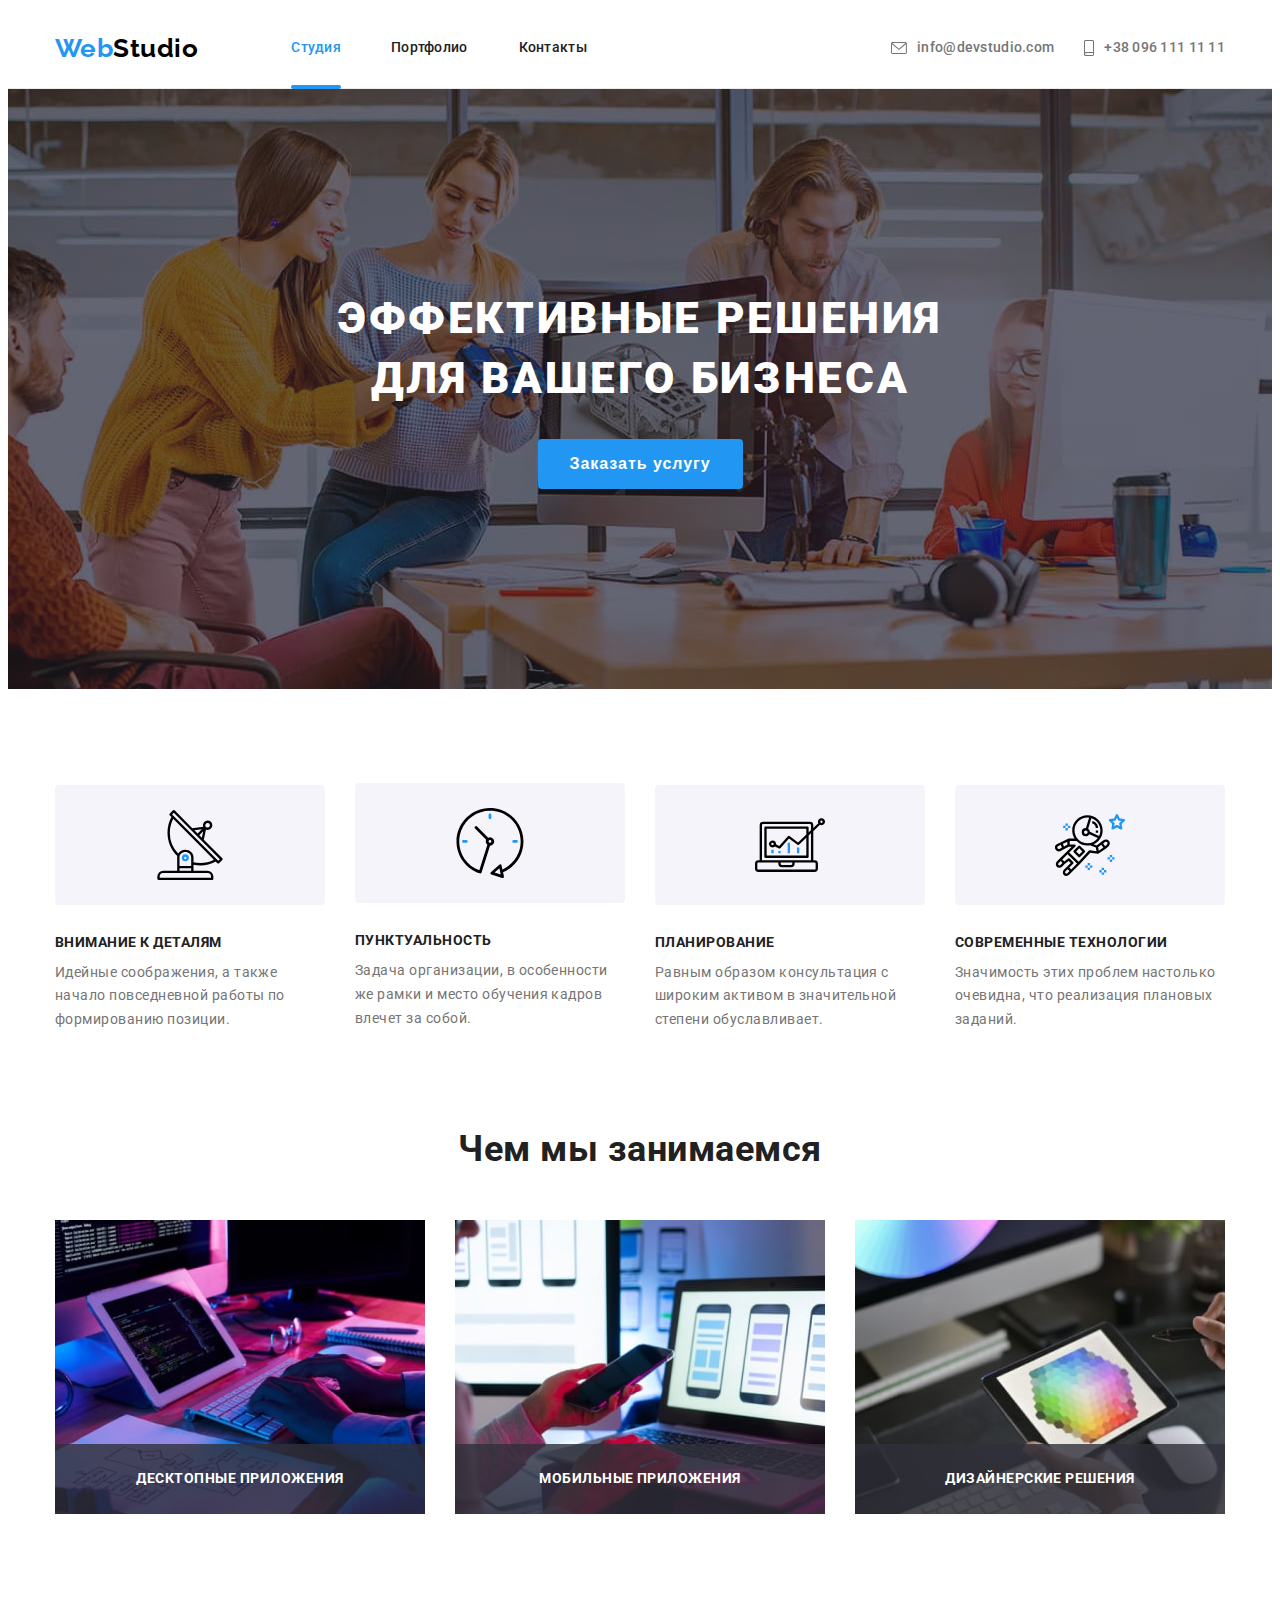
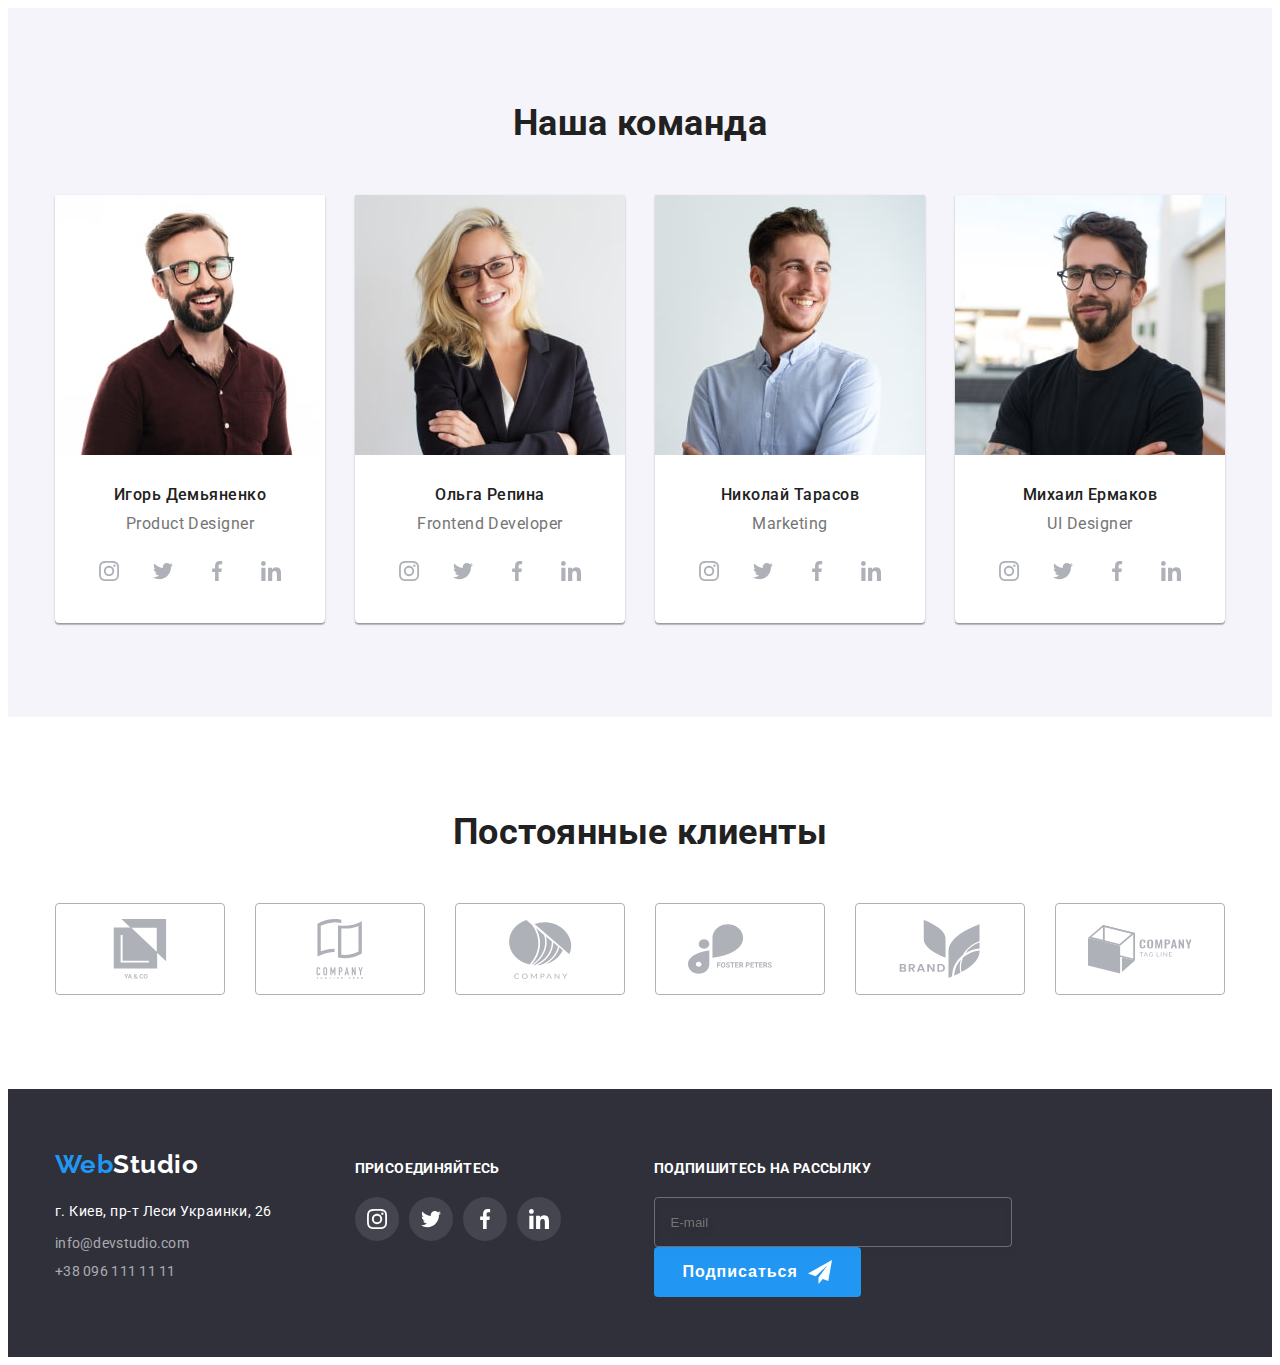
<file: index.html>
<!DOCTYPE html>
<html lang="ru">
  <head>
    <meta charset="UTF-8" />
    <meta http-equiv="X-UA-Compatible" content="IE=edge" />
    <meta name="viewport" content="width=device-width, initial-scale=1.0" />
    <title>Вебстудия</title>
    <link rel="preconnect" href="https://fonts.googleapis.com" />
    <link rel="preconnect" href="https://fonts.gstatic.com" crossorigin />
    <link rel="preconnect" href="https://fonts.googleapis.com" />
    <link rel="preconnect" href="https://fonts.gstatic.com" crossorigin />
    <link
      href="https://fonts.googleapis.com/css2?family=Raleway:wght@700&family=Roboto:wght@400;500;700;900&display=swap"
      rel="stylesheet"
    />
    <link
      rel="stylesheet"
      href="https://cdnjs.cloudflare.com/ajax/libs/modern-normalize/1.1.0/modern-normalize.min.css"
      integrity="sha512-wpPYUAdjBVSE4KJnH1VR1HeZfpl1ub8YT/NKx4PuQ5NmX2tKuGu6U/JRp5y+Y8XG2tV+wKQpNHVUX03MfMFn9Q=="
      crossorigin="anonymous"
      referrerpolicy="no-referrer"
    />
    <link rel="stylesheet" href="./css/main.min.css" />
  </head>
  <body>
    <!-- HEADER -->

    <header class="header">
      <div class="container main-nav">
        <nav class="main-nav">
          <a href="./index.html" class="logo"><span class="logo__part">Web</span>Studio</a>
          <button type="button" class="menu-button" data-menu-open>
            <svg class="icon-menu">
              <use href="./images/icon.svg#icon-menu"></use>
            </svg>
          </button>
          <ul class="site-nav">
            <li class="site-nav__item">
              <a href="./index.html" class="site-nav__link site-nav__link--current">Студия</a>
            </li>
            <li class="site-nav__item">
              <a href="./portfolio.html" class="site-nav__link">Портфолио</a>
            </li>
            <li class="site-nav__item"><a href="" class="site-nav__link">Контакты</a></li>
          </ul>
        </nav>
        <ul class="auth-nav">
          <li class="auth-nav__item">
            <a href="mailto:info@devstudio.com" class="auth-nav__link">
              <svg class="auth-nav__mail" width="16" height="12px">
                <use href="./images/icon.svg#icon-mail"></use>
              </svg>
              info@devstudio.com
            </a>
          </li>
          <li class="auth-nav__item auth-nav__item--indent">
            <a href="tel:+380961111111" class="auth-nav__link"
              ><svg class="auth-nav__phone" width="10" height="16px">
                <use href="./images/icon.svg#icon-phone"></use>
              </svg>
              +38 096 111 11 11
            </a>
          </li>
        </ul>
      </div>
    </header>
    <main>
      <!-- HERO -->

      <section class="hero hero--overlay">
        <div class="container">
          <h1 class="hero__title">Эффективные решения для вашего бизнеса</h1>
          <button type="button" class="hero__button" data-modal-open>Заказать услугу</button>
        </div>
      </section>

      <!-- SECTION -->

      <section class="section section--no-padding">
        <div class="container">
          <h2 class="visually-hidden">Нашы приемущества</h2>

          <!-- FEATURES -->

          <ul class="features-list">
            <li class="features-list__item features-list__item--indent">
              <div class="features-list__icon">
                <svg width="70" height="70">
                  <use href="./images/icon.svg#icon-antenna"></use>
                </svg>
              </div>
              <h3 class="features-list__title">Внимание к деталям</h3>
              <p class="features-list__description">
                Идейные соображения, а также начало повседневной работы по формированию позиции.
              </p>
            </li>
            <li class="features-list__item features-list__item--indent">
              <div class="features-list__icon">
                <svg width="70" height="70">
                  <use href="./images/icon.svg#icon-clock"></use>
                </svg>
              </div>
              <h3 class="features-list__title">Пунктуальность</h3>
              <p class="features-list__description">
                Задача организации, в особенности же рамки и место обучения кадров влечет за собой.
              </p>
            </li>
            <li class="features-list__item features-list__item--indent">
              <div class="features-list__icon">
                <svg width="70" height="70">
                  <use href="./images/icon.svg#icon-diagram"></use>
                </svg>
              </div>
              <h3 class="features-list__title">Планирование</h3>
              <p class="features-list__description">
                Равным образом консультация с широким активом в значительной степени обуславливает.
              </p>
            </li>
            <li class="features-list__item features-list__item--indent">
              <div class="features-list__icon">
                <svg width="70" height="70">
                  <use href="./images/icon.svg#icon-astronaut"></use>
                </svg>
              </div>
              <h3 class="features-list__title">Современные технологии</h3>
              <p class="features-list__description">
                Значимость этих проблем настолько очевидна, что реализация плановых заданий.
              </p>
            </li>
          </ul>
        </div>
      </section>

      <!-- WORK -->

      <section class="section section-work">
        <div class="container">
          <h2 class="section-title section-title--indent">Чем мы занимаемся</h2>
          <ul class="work">
            <li class="work__item">
              <picture>
                <source
                  srcset="./images/work/work1.jpg 1x, ./images/work/work1x2.jpg 2x"
                  media="(min-width: 1200px)"
                />
                <img class="work__img" src="./images/work/work1.jpg" alt="Десктопные приложения" />
              </picture>

              <p class="work__label">Десктопные приложения</p>
            </li>
            <li class="work__item work__item--indent">
              <picture>
                <source
                  srcset="./images/work/work2.jpg 1x, ./images/work/work2x2.jpg 2x"
                  media="(min-width: 1200px)"
                />
                <img class="work__img" src="./images/work/work2.jpg" alt="Мобильные приложения" />
              </picture>
              <p class="work__label">Мобильные приложения</p>
            </li>
            <li class="work__item work__item--indent">
              <picture>
                <source
                  srcset="./images/work/work3.jpg 1x, ./images/work/work3x2.jpg 2x"
                  media="(min-width: 1200px)"
                />
                <img class="work__img" src="./images/work/work3.jpg" alt="Дизайнерские решения" />
              </picture>

              <p class="work__label">Дизайнерские решения</p>
            </li>
          </ul>
        </div>
      </section>

      <!-- TEAM -->

      <section class="section section--background-color">
        <div class="container">
          <h2 class="section-title">Наша команда</h2>
          <ul class="card-list">
            <li class="card">
              <picture>
                <source
                  srcset="
                    ./images/team/l/product_designer1x1l.jpg 1x,
                    ./images/team/l/product_designer1x2l.jpg 2x
                  "
                  media="(min-width: 1200px)"
                />
                <source
                  srcset="
                    ./images/team/m/product_designer1x1m.jpg 1x,
                    ./images/team/m/product_designer1x2m.jpg 2x
                  "
                  media="(min-width: 768px)"
                />
                <source
                  srcset="
                    ./images/team/s/product_designer1x1s.jpg 1x,
                    ./images/team/s/product_designer1x2s.jpg 2x
                  "
                  media="(max-width: 767px)"
                />

                <img
                  class="card-img"
                  src="./images/team/product_designer1.jpg"
                  alt="Игорь Демьяненко"
                />
              </picture>
              <div class="card__description">
                <h3 class="card__name">Игорь Демьяненко</h3>
                <p lang="en" class="card__profession">Product Designer</p>
                <ul class="social">
                  <li>
                    <a href="https://www.instagram.com/" class="social__button">
                      <svg width="20" height="20">
                        <use href="./images/icon.svg#icon-instagram"></use>
                      </svg>
                    </a>
                  </li>
                  <li>
                    <a href="https://twitter.com/" class="social__button">
                      <svg width="20" height="20">
                        <use href="./images/icon.svg#icon-twitter"></use>
                      </svg>
                    </a>
                  </li>
                  <li>
                    <a href="https://www.facebook.com/" class="social__button">
                      <svg width="20" height="20">
                        <use href="./images/icon.svg#icon-facebook"></use>
                      </svg>
                    </a>
                  </li>
                  <li>
                    <a
                      href="https://www.linkedin.com/"
                      class="social__button social__button--indent"
                    >
                      <svg width="20" height="20">
                        <use href="./images/icon.svg#icon-linkedin"></use>
                      </svg>
                    </a>
                  </li>
                </ul>
              </div>
            </li>
            <li class="card">
              <picture>
                <source
                  srcset="
                    ./images/team/l/frontend_developer2x1l.jpg 1x,
                    ./images/team/l/frontend_developer2x2l.jpg 2x
                  "
                  media="(min-width: 1200px)"
                />
                <source
                  srcset="
                    ./images/team/m/frontend_developer2x1m.jpg 1x,
                    ./images/team/m/frontend_developer2x2m.jpg 2x
                  "
                  media="(min-width: 768px)"
                />
                <source
                  srcset="
                    ./images/team/s/frontend_developer2x1s.jpg 1x,
                    ./images/team/s/frontend_developer2x2s.jpg 2x
                  "
                  media="(max-width: 767px)"
                />

                <img
                  class="card-img"
                  src="./images/team/frontend_developer2.jpg"
                  alt="Ольга Репина"
                />
              </picture>

              <div class="card__description">
                <h3 class="card__name">Ольга Репина</h3>
                <p lang="en" class="card__profession">Frontend Developer</p>
                <ul class="social">
                  <li>
                    <a href="https://www.instagram.com/" class="social__button">
                      <svg width="20" height="20">
                        <use href="./images/icon.svg#icon-instagram"></use>
                      </svg>
                    </a>
                  </li>
                  <li>
                    <a href="https://twitter.com/" class="social__button">
                      <svg width="20" height="20">
                        <use href="./images/icon.svg#icon-twitter"></use>
                      </svg>
                    </a>
                  </li>
                  <li>
                    <a href="https://www.facebook.com/" class="social__button">
                      <svg width="20" height="20">
                        <use href="./images/icon.svg#icon-facebook"></use>
                      </svg>
                    </a>
                  </li>
                  <li>
                    <a
                      href="https://www.linkedin.com/"
                      class="social__button social__button--indent"
                    >
                      <svg width="20" height="20">
                        <use href="./images/icon.svg#icon-linkedin"></use>
                      </svg>
                    </a>
                  </li>
                </ul>
              </div>
            </li>
            <li class="card">
              <picture>
                <source
                  srcset="
                    ./images/team/l/marketing3x1l.jpg 1x,
                    ./images/team/l/marketing3x2l.jpg 2x
                  "
                  media="(min-width: 1200px)"
                />
                <source
                  srcset="
                    ./images/team/m/marketing3x1m.jpg 1x,
                    ./images/team/m/marketing3x2m.jpg 2x
                  "
                  media="(min-width: 768px)"
                />
                <source
                  srcset="
                    ./images/team/s/marketing3x1s.jpg 1x,
                    ./images/team/s/marketing3x2s.jpg 2x
                  "
                  media="(max-width: 767px)"
                />

                <img class="card-img" src="./images/team/marketing3.jpg" alt="Николай Тарасов" />
              </picture>
              <div class="card__description">
                <h3 class="card__name">Николай Тарасов</h3>
                <p lang="en" class="card__profession">Marketing</p>
                <ul class="social">
                  <li>
                    <a href="https://www.instagram.com/" class="social__button">
                      <svg width="20" height="20">
                        <use href="./images/icon.svg#icon-instagram"></use>
                      </svg>
                    </a>
                  </li>
                  <li>
                    <a href="https://twitter.com/" class="social__button">
                      <svg width="20" height="20">
                        <use href="./images/icon.svg#icon-twitter"></use>
                      </svg>
                    </a>
                  </li>
                  <li>
                    <a href="https://www.facebook.com/" class="social__button">
                      <svg width="20" height="20">
                        <use href="./images/icon.svg#icon-facebook"></use>
                      </svg>
                    </a>
                  </li>
                  <li>
                    <a
                      href="https://www.linkedin.com/"
                      class="social__button social__button--indent"
                    >
                      <svg width="20" height="20">
                        <use href="./images/icon.svg#icon-linkedin"></use>
                      </svg>
                    </a>
                  </li>
                </ul>
              </div>
            </li>
            <li class="card card--indent">
              <picture>
                <source
                  srcset="
                    ./images/team/l/ui_designer4x1l.jpg 1x,
                    ./images/team/l/ui_designer4x2l.jpg 2x
                  "
                  media="(min-width: 1200px)"
                />
                <source
                  srcset="
                    ./images/team/m/ui_designer4x1m.jpg 1x,
                    ./images/team/m/ui_designer4x2m.jpg 2x
                  "
                  media="(min-width: 768px)"
                />
                <source
                  srcset="
                    ./images/team/s/ui_designer4x1s.jpg 1x,
                    ./images/team/s/ui_designer4x2s.jpg 2x
                  "
                  media="(max-width: 767px)"
                />

                <img class="card-img" src="./images/team/ui_designer4.jpg" alt="Михаил Ермаков" />
              </picture>

              <div class="card__description">
                <h3 class="card__name">Михаил Ермаков</h3>
                <p lang="en" class="card__profession">UI Designer</p>
                <ul class="social">
                  <li>
                    <a href="https://www.instagram.com/" class="social__button">
                      <svg width="20" height="20">
                        <use href="./images/icon.svg#icon-instagram"></use>
                      </svg>
                    </a>
                  </li>
                  <li>
                    <a href="https://twitter.com/" class="social__button">
                      <svg width="20" height="20">
                        <use href="./images/icon.svg#icon-twitter"></use>
                      </svg>
                    </a>
                  </li>
                  <li>
                    <a href="https://www.facebook.com/" class="social__button">
                      <svg width="20" height="20">
                        <use href="./images/icon.svg#icon-facebook"></use>
                      </svg>
                    </a>
                  </li>
                  <li>
                    <a
                      href="https://www.linkedin.com/"
                      class="social__button social__button--indent"
                    >
                      <svg width="20" height="20">
                        <use href="./images/icon.svg#icon-linkedin"></use>
                      </svg>
                    </a>
                  </li>
                </ul>
              </div>
            </li>
          </ul>
        </div>
      </section>

      <!-- CLIENTS -->

      <section class="section">
        <div class="container">
          <h2 class="section-title">Постоянные клиенты</h2>
          <ul class="clients list">
            <li class="clients__link">
              <a href="" class="clients__item">
                <svg width="106" height="60">
                  <use href="./images/icon.svg#icon-client-one"></use>
                </svg>
              </a>
            </li>
            <li class="clients__link">
              <a href="" class="clients__item">
                <svg width="106" height="60">
                  <use href="./images/icon.svg#icon-client-two"></use>
                </svg>
              </a>
            </li>
            <li class="clients__link">
              <a href="" class="clients__item">
                <svg width="106" height="60">
                  <use href="./images/icon.svg#icon-client-three"></use>
                </svg>
              </a>
            </li>
            <li class="clients__link">
              <a href="" class="clients__item">
                <svg width="106" height="60">
                  <use href="./images/icon.svg#icon-client-four"></use>
                </svg>
              </a>
            </li>
            <li class="clients__link">
              <a href="" class="clients__item">
                <svg width="106" height="60">
                  <use href="./images/icon.svg#icon-client-five"></use>
                </svg>
              </a>
            </li>
            <li class="clients__link clients__link--indent">
              <a href="" class="clients__item">
                <svg width="106" height="60">
                  <use href="./images/icon.svg#icon-client-six"></use>
                </svg>
              </a>
            </li>
          </ul>
        </div>
      </section>
    </main>

    <!-- FOOTER -->

    <footer class="footer">
      <div class="container container--footer">
        <!-- ADDRESS -->

        <div class="footer-adress">
          <a href="./index.html" class="logo"
            ><span class="logo__part">Web</span><span class="logo-footer">Studio</span></a
          >
          <address class="address">
            <p class="address__physical">г. Киев, пр-т Леси Украинки, 26</p>
            <ul class="contact">
              <li class="contact__mail">
                <a href="mailto:info@devstudio.com" class="contact__link">info@devstudio.com</a>
              </li>
              <li><a href="tel:+380961111111" class="contact__link">+38 096 111 11 11</a></li>
            </ul>
          </address>
        </div>

        <!-- FOOTER-SOCIAL -->

        <div class="footer-social">
          <p class="connect">присоединяйтесь</p>
          <ul class="social social--indent">
            <li class="social__item social__item--indent">
              <a href="https://www.instagram.com/" class="social__button social__button--footer">
                <svg width="20" height="20">
                  <use href="./images/icon.svg#icon-instagram"></use>
                </svg>
              </a>
            </li>
            <li class="social__item">
              <a href="https://twitter.com/" class="social__button social__button--footer">
                <svg width="20" height="20">
                  <use href="./images/icon.svg#icon-twitter"></use>
                </svg>
              </a>
            </li>
            <li class="social__item">
              <a href="https://www.facebook.com/" class="social__button social__button--footer">
                <svg width="20" height="20">
                  <use href="./images/icon.svg#icon-facebook"></use>
                </svg>
              </a>
            </li>
            <li class="social__item">
              <a href="https://www.linkedin.com/" class="social__button social__button--footer">
                <svg width="20" height="20">
                  <use href="./images/icon.svg#icon-linkedin"></use>
                </svg>
              </a>
            </li>
          </ul>
        </div>

        <!-- FOOTER-CONNECT-FORM -->

        <form class="connect-form">
          <b class="connect">Подпишитесь на рассылку</b>
          <div class="form-footer">
            <input
              class="form-footer__input"
              type="email"
              name="email"
              required
              placeholder="E-mail"
              autocomplete="email"
            />
            <button class="form-footer__btn" type="submit">
              Подписаться
              <svg class="form-footer__icon" width="24" height="24">
                <use href="./images/icon.svg#icon-send"></use>
              </svg>
            </button>
          </div>
        </form>
      </div>
    </footer>

    <!-- BACKDROP+MODAL -->

    <div class="backdrop is-hidden" data-modal>
      <div class="modal">
        <button class="modal__close" data-modal-close>
          <svg width="18" height="18">
            <use href="./images/icon.svg#icon-close"></use>
          </svg>
        </button>

        <!-- MODAL WINDOV FORM -->

        <form class="modal-form">
          <h2 class="modal-form__title">Оставьте свои данные, мы вам перезвоним</h2>
          <div class="form-field">
            <input
              class="form-field__input"
              type="text"
              name="name"
              id="name"
              autofocus
              autocomplete="name"
            />
            <label class="form-field__label" for="name">Имя</label>
            <svg width="18" height="18">
              <use href="./images/icon.svg#icon-person"></use>
            </svg>
          </div>
          <div class="form-field">
            <input class="form-field__input" type="tel" name="tel" id="tel" autocomplete="tel" />
            <label class="form-field__label" for="tel">Телефон</label>
            <svg width="18" height="18">
              <use href="./images/icon.svg#icon-phone-modal"></use>
            </svg>
          </div>
          <div class="form-field">
            <input
              class="form-field__input"
              type="email"
              name="email"
              required
              id="mail"
              autocomplete="email"
            />
            <label class="form-field__label" for="mail">Почта</label>
            <svg width="18" height="18">
              <use href="./images/icon.svg#icon-mail-modal"></use>
            </svg>
          </div>

          <div class="form-textarea">
            <textarea
              class="form-textarea__comment"
              autocomplete="off"
              name="comment"
              id="comment"
              placeholder="Введите текст"
            ></textarea>
            <label class="form-textarea__label" for="comment">Комментарий</label>
          </div>

          <div class="form-submit">
            <label class="form-submit__label">
              <input class="form-submit__checkbox" type="checkbox" name="policy" />
              <svg class="form-submit__check" width="16" height="15">
                <use href="./images/icon.svg#icon-check"></use>
              </svg>
              <svg class="form-submit__box" width="16" height="15">
                <use href="./images/icon.svg#icon-check-box"></use>
              </svg>
              <span
                >Соглашаюсь с рассылкой и принимаю<a
                  class="form-submit__policy"
                  href="./"
                  target="_blank"
                  >Условия договора</a
                >
              </span>
            </label>

            <button class="form-submit__btn" type="submit">
              <span class="form-submit__text">Отправить</span>
            </button>
          </div>
        </form>
      </div>
    </div>

    <!-- MOBILE-MENU -->

    <div class="backdrop-menu backdrop-menu--is-hidden" data-menu>
      <div class="menu-container">
        <ul class="menu__nav-list list">
          <li class="menu__nav-item">
            <a class="menu__nav-link menu__nav-link--current" href="./index.html">Студия</a>
          </li>
          <li class="menu__nav-item">
            <a class="menu__nav-link" href="./portfolio.html">Портфолио</a>
          </li>
          <li class="menu__nav-item">
            <a class="menu__nav-link" href="">Контакты</a>
          </li>
        </ul>
        <div class="menu_secon-container">
          <ul class="menu__header-contacts list">
            <li class="menu__contacts-item">
              <a class="menu__contact-link menu__contact-link--blue" href="tel:380961111111">
                +38 096 111 11 11</a
              >
            </li>
            <li class="menu__contacts-item">
              <a
                class="menu__contact-link menu__contact-link--dark"
                href="mailto:info@devstudio.com"
              >
                info@devstudio.com</a
              >
            </li>
          </ul>
          <ul class="menu__social-list list">
            <li class="menu__social-item">
              <a class="menu__social-link" href="" lang="en">Instagram</a>
            </li>
            <li class="menu__social-item">
              <a class="menu__social-link" href="" lang="en">Twitter</a>
            </li>
            <li class="menu__social-item">
              <a class="menu__social-link" href="" lang="en">Facebook</a>
            </li>
            <li class="menu__social-item">
              <a class="menu__social-link" href="" lang="en">LinkedIn</a>
            </li>
          </ul>
        </div>
        <button type="button" class="menu__button-close" data-menu-close>
          <svg class="icon-cross">
            <use href="./images/icon.svg#icon-close-menu"></use>
          </svg>
        </button>
      </div>
    </div>

    <!-- SCRIPT -->

    <script src="./js/modal.js"></script>
    <script src="./js/mobile-menu.js"></script>
  </body>
</html>
</file>
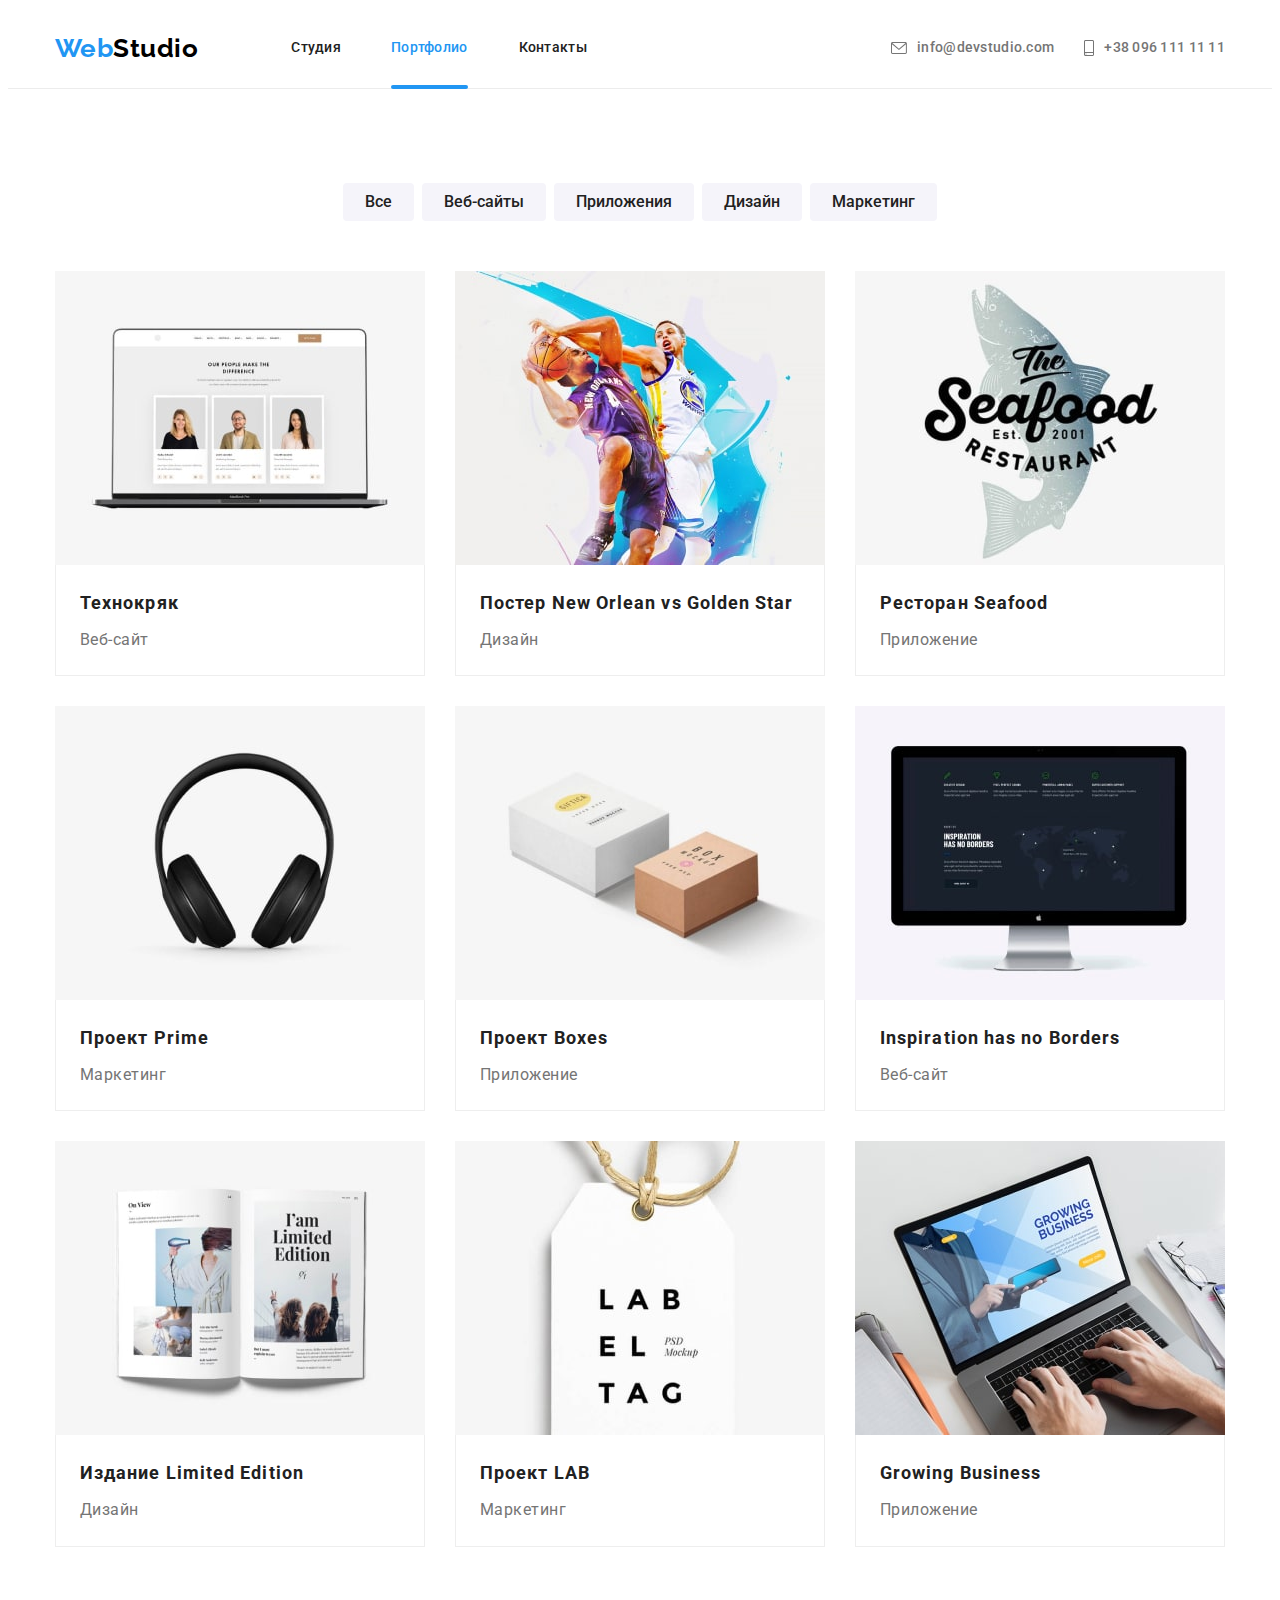
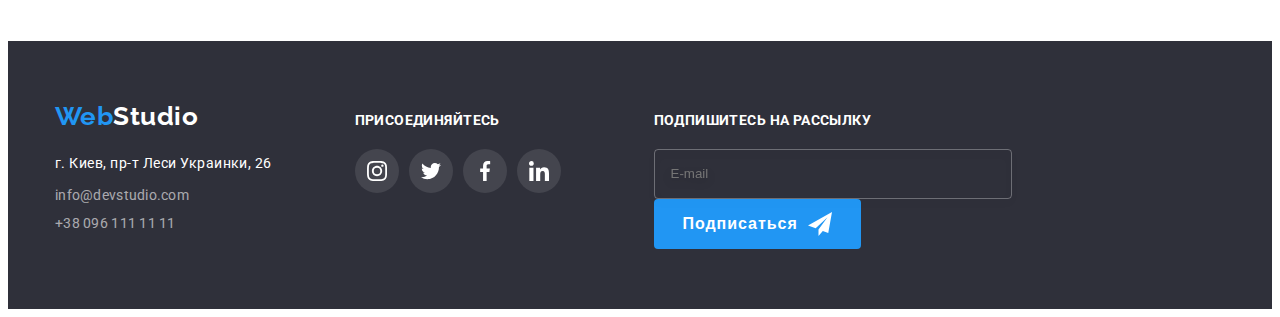
<file: portfolio.html>
<!DOCTYPE html>
<html lang="ru">
  <head>
    <meta charset="UTF-8" />
    <meta http-equiv="X-UA-Compatible" content="IE=edge" />
    <meta name="viewport" content="width=device-width, initial-scale=1.0" />
    <title>Портфолио</title>
    <link rel="preconnect" href="https://fonts.googleapis.com" />
    <link rel="preconnect" href="https://fonts.gstatic.com" crossorigin />
    <link
      href="https://fonts.googleapis.com/css2?family=Raleway:wght@700&family=Roboto:wght@100;400;500;700;900&display=swap"
      rel="stylesheet"
    />
    <link
      rel="stylesheet"
      href="https://cdnjs.cloudflare.com/ajax/libs/modern-normalize/1.1.0/modern-normalize.min.css"
      integrity="sha512-wpPYUAdjBVSE4KJnH1VR1HeZfpl1ub8YT/NKx4PuQ5NmX2tKuGu6U/JRp5y+Y8XG2tV+wKQpNHVUX03MfMFn9Q=="
      crossorigin="anonymous"
      referrerpolicy="no-referrer"
    />
    <link rel="stylesheet" href="./css/main.min.css" />
  </head>
  <body>
    <header class="header">
      <div class="container main-nav">
        <nav class="main-nav">
          <a href="./index.html" class="logo"><span class="logo__part">Web</span>Studio</a>
          <button type="button" class="menu-button" data-menu-open>
            <svg class="icon-menu">
              <use href="./images/icon.svg#icon-menu"></use>
            </svg>
          </button>
          <ul class="site-nav">
            <li class="site-nav__item">
              <a href="./index.html" class="site-nav__link">Студия</a>
            </li>
            <li class="site-nav__item">
              <a href="./portfolio.html" class="site-nav__link site-nav__link--current"
                >Портфолио</a
              >
            </li>
            <li class="site-nav__item"><a href="" class="site-nav__link">Контакты</a></li>
          </ul>
        </nav>
        <ul class="auth-nav">
          <li class="auth-nav__item">
            <a href="mailto:info@devstudio.com" class="auth-nav__link">
              <svg class="auth-nav__mail" width="16" height="12px">
                <use href="./images/icon.svg#icon-mail"></use>
              </svg>
              info@devstudio.com
            </a>
          </li>
          <li class="auth-nav__item auth-nav__item--indent">
            <a href="tel:+380961111111" class="auth-nav__link"
              ><svg class="auth-nav__phone" width="10" height="16px">
                <use href="./images/icon.svg#icon-phone"></use>
              </svg>
              +38 096 111 11 11
            </a>
          </li>
        </ul>
      </div>
    </header>
    <main>
      <section class="section">
        <div class="container">
          <!-- Прихований заголовок h1 -->
          <h1 class="visually-hidden">Наши проекты</h1>

          <!-- LIST-BUTTON -->

          <ul class="filter">
            <li class="filter__item filter__item--indent">
              <button type="button" class="filter__button filter__item--indent">Все</button>
            </li>
            <li class="filter__item">
              <button type="button" class="filter__button">Веб-сайты</button>
            </li>
            <li class="filter__item">
              <button type="button" class="filter__button">Приложения</button>
            </li>
            <li class="filter__item">
              <button type="button" class="filter__button">Дизайн</button>
            </li>
            <li class="filter__item">
              <button type="button" class="filter__button">Маркетинг</button>
            </li>
          </ul>

          <!-- PROJECTS-LIST -->

          <ul class="projects-list">
            <li class="project">
              <a href="/" class="project__link">
                <div class="project__card">
                  <picture>
                    <source
                      srcset="
                        ./images/portfolio/xl/product1x1xl.jpg 1x,
                        ./images/portfolio/xl/product1x2xl.jpg 2x
                      "
                      media="(min-width: 1200px)"
                    />
                    <source
                      srcset="
                        ./images/portfolio/md/product1x1md.jpg 1x,
                        ./images/portfolio/md/product1x2md.jpg 2x
                      "
                      media="(min-width: 768px)"
                    />
                    <source
                      srcset="
                        ./images/portfolio/sm/product1x1sm.jpg 1x,
                        ./images/portfolio/sm/product1x2sm.jpg 2x
                      "
                      media="(max-width: 767px)"
                    />
                    <img
                      class="project__img"
                      src="./images/portfolio/product1.jpg"
                      alt="Технокряк"
                    />
                  </picture>
                  <p class="project__overlay">
                    Ресурс предлагает комплексные предложения с разным уровнем функционала и
                    сервисов. Все это позволит посетителю получить исчерпывающие сведения о компании
                    или частном лице.
                  </p>
                </div>
                <div class="project__box">
                  <h2 class="project__title">Технокряк</h2>
                  <p class="project__category">Веб-сайт</p>
                </div>
              </a>
            </li>
            <li class="project">
              <a href="/" class="project__link">
                <div class="project__card">
                  <picture>
                    <source
                      srcset="
                        ./images/portfolio/xl/product2x1xl.jpg 1x,
                        ./images/portfolio/xl/product2x2xl.jpg 2x
                      "
                      media="(min-width: 1200px)"
                    />
                    <source
                      srcset="
                        ./images/portfolio/md/product2x1md.jpg 1x,
                        ./images/portfolio/md/product2x2md.jpg 2x
                      "
                      media="(min-width: 768px)"
                    />
                    <source
                      srcset="
                        ./images/portfolio/sm/product2x1sm.jpg 1x,
                        ./images/portfolio/sm/product2x2sm.jpg 2x
                      "
                      media="(max-width: 767px)"
                    />
                    <img
                      class="project__img"
                      src="./images/portfolio/product2.jpg"
                      alt="Постер New Orlean vs Golden Star"
                    />
                  </picture>

                  <p class="project__overlay">
                    Ресурс предлагает комплексные предложения с разным уровнем функционала и
                    сервисов. Все это позволит посетителю получить исчерпывающие сведения о компании
                    или частном лице.
                  </p>
                </div>
                <div class="project__box">
                  <h2 class="project__title">
                    Постер <span lang="en">New Orlean vs Golden Star</span>
                  </h2>
                  <p class="project__category">Дизайн</p>
                </div>
              </a>
            </li>
            <li class="project">
              <a href="/" class="project__link">
                <div class="project__card">
                  <picture>
                    <source
                      srcset="
                        ./images/portfolio/xl/product3x1xl.jpg 1x,
                        ./images/portfolio/xl/product3x2xl.jpg 2x
                      "
                      media="(min-width: 1200px)"
                    />
                    <source
                      srcset="
                        ./images/portfolio/md/product3x1md.jpg 1x,
                        ./images/portfolio/md/product3x2md.jpg 2x
                      "
                      media="(min-width: 768px)"
                    />
                    <source
                      srcset="
                        ./images/portfolio/sm/product3x1sm.jpg 1x,
                        ./images/portfolio/sm/product3x2sm.jpg 2x
                      "
                      media="(max-width: 767px)"
                    />
                    <img
                      class="project__img"
                      src="./images/portfolio/product3.jpg"
                      alt="Ресторан Seafood"
                    />
                  </picture>
                  <p class="project__overlay">
                    Ресурс предлагает комплексные предложения с разным уровнем функционала и
                    сервисов. Все это позволит посетителю получить исчерпывающие сведения о компании
                    или частном лице.
                  </p>
                </div>
                <div class="project__box">
                  <h2 class="project__title">Ресторан <span lang="en">Seafood</span></h2>
                  <p class="project__category">Приложение</p>
                </div>
              </a>
            </li>
            <li class="project">
              <a href="/" class="project__link">
                <div class="project__card">
                  <picture>
                    <source
                      srcset="
                        ./images/portfolio/xl/product4x1xl.jpg 1x,
                        ./images/portfolio/xl/product4x2xl.jpg 2x
                      "
                      media="(min-width: 1200px)"
                    />
                    <source
                      srcset="
                        ./images/portfolio/md/product4x1md.jpg 1x,
                        ./images/portfolio/md/product4x2md.jpg 2x
                      "
                      media="(min-width: 768px)"
                    />
                    <source
                      srcset="
                        ./images/portfolio/sm/product4x1sm.jpg 1x,
                        ./images/portfolio/sm/product4x2sm.jpg 2x
                      "
                      media="(max-width: 767px)"
                    />
                    <img
                      class="project__img"
                      src="./images/portfolio/product4.jpg"
                      alt="Проект Prime"
                    />
                  </picture>
                  <p class="project__overlay">
                    Ресурс предлагает комплексные предложения с разным уровнем функционала и
                    сервисов. Все это позволит посетителю получить исчерпывающие сведения о компании
                    или частном лице.
                  </p>
                </div>
                <div class="project__box">
                  <h2 class="project__title">Проект <span lang="en">Prime</span></h2>
                  <p class="project__category">Маркетинг</p>
                </div>
              </a>
            </li>
            <li class="project">
              <a href="/" class="project__link">
                <div class="project__card">
                  <picture>
                    <source
                      srcset="
                        ./images/portfolio/xl/product5x1xl.jpg 1x,
                        ./images/portfolio/xl/product5x2xl.jpg 2x
                      "
                      media="(min-width: 1200px)"
                    />
                    <source
                      srcset="
                        ./images/portfolio/md/product5x1md.jpg 1x,
                        ./images/portfolio/md/product5x2md.jpg 2x
                      "
                      media="(min-width: 768px)"
                    />
                    <source
                      srcset="
                        ./images/portfolio/sm/product5x1sm.jpg 1x,
                        ./images/portfolio/sm/product5x2sm.jpg 2x
                      "
                      media="(max-width: 767px)"
                    />
                    <img
                      class="project__img"
                      src="./images/portfolio/product5.jpg"
                      alt="Проект Boxes"
                    />
                  </picture>
                  <p class="project__overlay">
                    Ресурс предлагает комплексные предложения с разным уровнем функционала и
                    сервисов. Все это позволит посетителю получить исчерпывающие сведения о компании
                    или частном лице.
                  </p>
                </div>
                <div class="project__box">
                  <h2 class="project__title">Проект <span lang="en">Boxes</span></h2>
                  <p class="project__category">Приложение</p>
                </div>
              </a>
            </li>
            <li class="project">
              <a href="/" class="project__link">
                <div class="project__card">
                  <picture>
                    <source
                      srcset="
                        ./images/portfolio/xl/product6x1xl.jpg 1x,
                        ./images/portfolio/xl/product6x2xl.jpg 2x
                      "
                      media="(min-width: 1200px)"
                    />
                    <source
                      srcset="
                        ./images/portfolio/md/product6x1md.jpg 1x,
                        ./images/portfolio/md/product6x2md.jpg 2x
                      "
                      media="(min-width: 768px)"
                    />
                    <source
                      srcset="
                        ./images/portfolio/sm/product6x1sm.jpg 1x,
                        ./images/portfolio/sm/product6x2sm.jpg 2x
                      "
                      media="(max-width: 767px)"
                    />
                    <img
                      class="project__img"
                      src="./images/portfolio/product6.jpg"
                      alt="Inspiration has no Borders"
                    />
                  </picture>
                  <p class="project__overlay">
                    Ресурс предлагает комплексные предложения с разным уровнем функционала и
                    сервисов. Все это позволит посетителю получить исчерпывающие сведения о компании
                    или частном лице.
                  </p>
                </div>
                <div class="project__box">
                  <h2 class="project__title"><span lang="en">Inspiration has no Borders</span></h2>
                  <p class="project__category">Веб-сайт</p>
                </div>
              </a>
            </li>
            <li class="project">
              <a href="/" class="project__link">
                <div class="project__card">
                  <picture>
                    <source
                      srcset="
                        ./images/portfolio/xl/product7x1xl.jpg 1x,
                        ./images/portfolio/xl/product7x2xl.jpg 2x
                      "
                      media="(min-width: 1200px)"
                    />
                    <source
                      srcset="
                        ./images/portfolio/md/product7x1md.jpg 1x,
                        ./images/portfolio/md/product7x2md.jpg 2x
                      "
                      media="(min-width: 768px)"
                    />
                    <source
                      srcset="
                        ./images/portfolio/sm/product7x1sm.jpg 1x,
                        ./images/portfolio/sm/product7x2sm.jpg 2x
                      "
                      media="(max-width: 767px)"
                    />
                    <img
                      class="project__img"
                      src="./images/portfolio/product7.jpg"
                      alt="Издание Limited Edition"
                    />
                  </picture>
                  <p class="project__overlay">
                    Ресурс предлагает комплексные предложения с разным уровнем функционала и
                    сервисов. Все это позволит посетителю получить исчерпывающие сведения о компании
                    или частном лице.
                  </p>
                </div>
                <div class="project__box">
                  <h2 class="project__title">Издание <span lang="en">Limited Edition</span></h2>
                  <p class="project__category">Дизайн</p>
                </div>
              </a>
            </li>
            <li class="project">
              <a href="/" class="project__link">
                <div class="project__card">
                  <picture>
                    <source
                      srcset="
                        ./images/portfolio/xl/product8x1xl.jpg 1x,
                        ./images/portfolio/xl/product8x2xl.jpg 2x
                      "
                      media="(min-width: 1200px)"
                    />
                    <source
                      srcset="
                        ./images/portfolio/md/product8x1md.jpg 1x,
                        ./images/portfolio/md/product8x2md.jpg 2x
                      "
                      media="(min-width: 768px)"
                    />
                    <source
                      srcset="
                        ./images/portfolio/sm/product8x1sm.jpg 1x,
                        ./images/portfolio/sm/product8x2sm.jpg 2x
                      "
                      media="(max-width: 767px)"
                    />
                    <img
                      class="project__img"
                      src="./images/portfolio/product8.jpg"
                      alt="Проект LAB"
                    />
                  </picture>
                  <p class="project__overlay">
                    Ресурс предлагает комплексные предложения с разным уровнем функционала и
                    сервисов. Все это позволит посетителю получить исчерпывающие сведения о компании
                    или частном лице.
                  </p>
                </div>
                <div class="project__box">
                  <h2 class="project__title">Проект <span lang="en">LAB</span></h2>
                  <p class="project__category">Маркетинг</p>
                </div>
              </a>
            </li>
            <li class="project">
              <a href="/" class="project__link">
                <div class="project__card">
                  <picture>
                    <source
                      srcset="
                        ./images/portfolio/xl/product9x1xl.jpg 1x,
                        ./images/portfolio/xl/product9x2xl.jpg 2x
                      "
                      media="(min-width: 1200px)"
                    />
                    <source
                      srcset="
                        ./images/portfolio/md/product9x1md.jpg 1x,
                        ./images/portfolio/md/product9x2md.jpg 2x
                      "
                      media="(min-width: 768px)"
                    />
                    <source
                      srcset="
                        ./images/portfolio/sm/product9x1sm.jpg 1x,
                        ./images/portfolio/sm/product9x2sm.jpg 2x
                      "
                      media="(max-width: 767px)"
                    />
                    <img
                      class="project__img"
                      src="./images/portfolio/product9.jpg"
                      alt="Growing Business"
                    />
                  </picture>
                  <p class="project__overlay">
                    Ресурс предлагает комплексные предложения с разным уровнем функционала и
                    сервисов. Все это позволит посетителю получить исчерпывающие сведения о компании
                    или частном лице.
                  </p>
                </div>
                <div class="project__box">
                  <h2 class="project__title"><span lang="en">Growing Business</span></h2>
                  <p class="project__category">Приложение</p>
                </div>
              </a>
            </li>
          </ul>
        </div>
      </section>
    </main>

    <!-- FOOTER -->

    <footer class="footer">
      <div class="container container--footer">
        <!-- ADDRESS -->

        <div class="footer-adress">
          <a href="./index.html" class="logo"
            ><span class="logo__part">Web</span><span class="logo-footer">Studio</span></a
          >
          <address class="address">
            <p class="address__physical">г. Киев, пр-т Леси Украинки, 26</p>
            <ul class="contact">
              <li class="contact__mail">
                <a href="mailto:info@devstudio.com" class="contact__link">info@devstudio.com</a>
              </li>
              <li><a href="tel:+380961111111" class="contact__link">+38 096 111 11 11</a></li>
            </ul>
          </address>
        </div>

        <!-- FOOTER-SOCIAL -->

        <div class="footer-social">
          <p class="connect">присоединяйтесь</p>
          <ul class="social social--indent">
            <li class="social__item social__item--indent">
              <a href="https://www.instagram.com/" class="social__button social__button--footer">
                <svg width="20" height="20">
                  <use href="./images/icon.svg#icon-instagram"></use>
                </svg>
              </a>
            </li>
            <li class="social__item">
              <a href="https://twitter.com/" class="social__button social__button--footer">
                <svg width="20" height="20">
                  <use href="./images/icon.svg#icon-twitter"></use>
                </svg>
              </a>
            </li>
            <li class="social__item">
              <a href="https://www.facebook.com/" class="social__button social__button--footer">
                <svg width="20" height="20">
                  <use href="./images/icon.svg#icon-facebook"></use>
                </svg>
              </a>
            </li>
            <li class="social__item">
              <a href="https://www.linkedin.com/" class="social__button social__button--footer">
                <svg width="20" height="20">
                  <use href="./images/icon.svg#icon-linkedin"></use>
                </svg>
              </a>
            </li>
          </ul>
        </div>

        <!-- FOOTER-CONNECT-FORM -->

        <form class="connect-form">
          <b class="connect">Подпишитесь на рассылку</b>
          <div class="form-footer">
            <input
              class="form-footer__input"
              type="email"
              name="email"
              required
              placeholder="E-mail"
              autocomplete="email"
            />
            <button class="form-footer__btn" type="submit">
              Подписаться
              <svg class="form-footer__icon" width="24" height="24">
                <use href="./images/icon.svg#icon-send"></use>
              </svg>
            </button>
          </div>
        </form>
      </div>
    </footer>

    <!-- MOBILE-MENU -->

    <div class="backdrop-menu backdrop-menu--is-hidden" data-menu>
      <div class="menu-container">
        <ul class="menu__nav-list list">
          <li class="menu__nav-item">
            <a class="menu__nav-link" href="./index.html">Студия</a>
          </li>
          <li class="menu__nav-item">
            <a class="menu__nav-link menu__nav-link--current" href="./portfolio.html">Портфолио</a>
          </li>
          <li class="menu__nav-item">
            <a class="menu__nav-link" href="">Контакты</a>
          </li>
        </ul>
        <div class="menu_secon-container">
          <ul class="menu__header-contacts list">
            <li class="menu__contacts-item">
              <a class="menu__contact-link menu__contact-link--blue" href="tel:380961111111">
                +38 096 111 11 11</a
              >
            </li>
            <li class="menu__contacts-item">
              <a
                class="menu__contact-link menu__contact-link--dark"
                href="mailto:info@devstudio.com"
              >
                info@devstudio.com</a
              >
            </li>
          </ul>
          <ul class="menu__social-list list">
            <li class="menu__social-item">
              <a class="menu__social-link" href="" lang="en">Instagram</a>
            </li>
            <li class="menu__social-item">
              <a class="menu__social-link" href="" lang="en">Twitter</a>
            </li>
            <li class="menu__social-item">
              <a class="menu__social-link" href="" lang="en">Facebook</a>
            </li>
            <li class="menu__social-item">
              <a class="menu__social-link" href="" lang="en">LinkedIn</a>
            </li>
          </ul>
        </div>
        <button type="button" class="menu__button-close" data-menu-close>
          <svg class="icon-cross">
            <use href="./images/icon.svg#icon-close-menu"></use>
          </svg>
        </button>
      </div>
    </div>

    <!-- SCRIPT -->

    <script src="./js/modal.js"></script>
    <script src="./js/mobile-menu.js"></script>
  </body>
</html>
</file>
<file: css/main.min.css>
html{box-sizing:border-box}*,*::before,*::after{box-sizing:inherit}h1 h2 h3 h4 h5 h6 p ul{margin-top:0;margin-bottom:0}img{display:block}a{text-decoration:none}:root{--primary-text-color: #757575;--title-text-color: #212121;--accent-color: #2196f3;--primary-bg-color: #ffffff;--logo-black-color: #000;--logo-white-color: #ffffff;--hover-color: #2196f3;--current-title-color: #2196f3;--background-hero-color: #2f303a;--background-overlay-color: #c4c4c4;--button-background-color: #2196f3;--button-hover-color: #188ce8;--features-list-bg-color: #f5f4fa;--white-color: #ffffff;--team-background-color: #f5f4fa;--social-button-fill-color: #afb1b8;--form-text-color: #afb1b8;--border-color: #eeeeee;--header-color: #ececec;--transition: 250ms cubic-bezier(0.4, 0, 0.2, 1)}.visually-hidden{position:absolute;width:1px;height:1px;margin:-1px;border:0;padding:0;white-space:nowrap;clip-path:inset(100%);clip:rect(0 0 0 0);overflow:hidden}body{background-color:var(--primary-bg-color);color:var(--primary-text-color);font-family:Roboto,sans-serif;letter-spacing:.03em}.list{list-style:none;padding:0;margin:0}.main-nav{display:flex;align-items:center}@media(max-width: 767.98px){.main-nav{justify-content:space-between;width:100%;margin-top:auto;margin-bottom:auto;height:60px}}.container{width:100%;padding-left:15px;padding-right:15px;margin:0 auto}@media(min-width: 480px){.container{width:480px}}@media(min-width: 768px){.container{width:768px;padding-top:0;padding-bottom:0}}@media(min-width: 1200px){.container{width:1200px;margin-left:auto;margin-right:auto}}@media(min-width: 768px){.container--footer{display:flex;flex-wrap:wrap}}@media(min-width: 1200px){.container--footer{display:flex;align-items:baseline}}.button{font-family:inherit;font-weight:500;font-size:16px;line-height:1.6;color:var(--white-color);background-color:var(--button-background-color);cursor:pointer}.section{padding-top:60px;padding-bottom:60px;margin-top:0;margin-bottom:0}@media(min-width: 1200px){.section{padding-top:94px;padding-bottom:94px;margin-top:0;margin-bottom:0}}.section--no-padding{padding-top:60px;padding-bottom:60px}@media(min-width: 1200px){.section--no-padding{padding-top:94px;padding-bottom:0}}.section--background-color{background-color:var(--team-background-color)}.section-title{margin-top:0;color:var(--title-text-color);font-weight:700;font-size:28px;line-height:1.17;text-align:center;margin-bottom:30px}@media(min-width: 1200px){.section-title{font-size:36px;line-height:1.18;margin-bottom:50px}}.section-title--indent{margin-bottom:50px}.card-list{display:flex;list-style:none;padding:0;margin:0;justify-content:center;align-items:center;flex-wrap:wrap;row-gap:30px;column-gap:30px}.header{border-bottom:1px solid var(--header-color)}@media(max-width: 767.98px){.header{height:60px;align-items:center}}.site-nav{list-style:none;padding:0;margin:0 0 0 93px;display:flex}.site-nav__item:first-child{margin-right:50px}.site-nav__item:last-child{margin-right:0;margin-left:51px}@media(max-width: 767.98px){.site-nav{display:none}}.site-nav__link{display:block;padding-top:32px;padding-bottom:32px;text-decoration:none;color:var(--title-text-color);font-weight:500;font-size:14px;line-height:1.14;letter-spacing:.02em;transition:color var(--transition)}.site-nav__link:hover,.site-nav__link:focus{color:var(--hover-color)}.site-nav__link--current{display:block;position:relative;text-decoration:none;color:var(--accent-color);font-weight:500;font-size:14px;line-height:1.14;letter-spacing:.02em}.site-nav__link--current::after{position:absolute;display:block;content:"";width:100%;height:4px;bottom:-1px;border-radius:2px;background-color:var(--current-title-color)}.logo{text-decoration:none;color:var(--logo-black-color);font-family:Raleway,sans-serif;font-weight:700;font-size:24px;line-height:1.67}.logo__part{color:var(--accent-color)}.logo-footer{color:var(--logo-white-color)}@media(min-width: 1200px){.logo{font-size:26px;line-height:1.19}}.auth-nav{padding:0;margin:0 0 0 auto;display:flex;list-style:none}@media(max-width: 767.98px){.auth-nav{display:none}}@media(min-width: 768px){.auth-nav{display:flex;flex-direction:column;gap:10px}}@media(min-width: 1200px){.auth-nav{display:flex;flex-direction:row;gap:30px}}@media(min-width: 768px){.auth-nav__item{display:flex;flex-direction:column;margin:0}}.auth-nav__link{display:block;text-decoration:none;color:var(--primary-text-color);font-weight:500;line-height:1.14;letter-spacing:.02em;font-style:normal;transition:color var(--transition)}@media(min-width: 768px){.auth-nav__link{display:flex;align-items:center;font-size:12px}}@media(min-width: 1200px){.auth-nav__link{font-size:14px}}.auth-nav__link:hover,.auth-nav__link:focus{color:var(--hover-color)}.auth-nav__mail{fill:currentColor;margin:0 10px 0 0;vertical-align:middle}.auth-nav__phone{fill:currentColor;margin:0 10px 0 0;vertical-align:middle}.hero{display:flex;justify-content:center;align-items:center;object-fit:contain;height:400px;padding-top:118px;padding-bottom:118px;background-color:var(--background-hero-color);text-align:center}@media(min-width: 1200px){.hero{max-width:1600px;padding-top:200px;padding-bottom:200px;height:600px}}.hero__title{margin-top:0;margin-bottom:30px;margin-left:auto;margin-right:auto;color:var(--primary-bg-color);font-weight:900;font-size:26px;line-height:1.62;letter-spacing:.06em;text-transform:uppercase;max-width:360px;text-align:center}@media(min-width: 1200px){.hero__title{font-size:44px;line-height:1.36;max-width:696px}}.hero__button{display:inline-block;text-align:center;padding:10px 32px;min-width:200px;background-color:var(--button-background-color);color:var(--primary-bg-color);font-weight:700;font-size:16px;line-height:1.9;text-align:center;letter-spacing:.06em;border:none;border-radius:4px;cursor:pointer;transition:background-color var(--transition)}.hero__button:hover,.hero__button:focus{background-color:var(--button-hover-color)}.hero--overlay{padding-top:118px;padding-bottom:118px;width:100%;height:400px;margin-left:auto;margin-right:auto;background-image:linear-gradient(to right, rgba(47, 48, 58, 0.4), rgba(47, 48, 58, 0.4)),url("../images/hero/s/hero1xs.jpg");background-color:var(--background-overlay-color);background-repeat:no-repeat;background-position:center;background-size:cover}@media(min-device-pixel-ratio: 2),(min-resolution: 2dppx){.hero--overlay{background-image:linear-gradient(to right, rgba(47, 48, 58, 0.4), rgba(47, 48, 58, 0.4)),url("../images/hero/s/hero2xs.jpg")}}@media(min-width: 768px){.hero--overlay{background-image:linear-gradient(to right, rgba(47, 48, 58, 0.4), rgba(47, 48, 58, 0.4)),url("../images/hero/m/hero1xm.jpg")}}@media(min-width: 768px)and (min-device-pixel-ratio: 2),(min-width: 768px)and (min-resolution: 2dppx){.hero--overlay{background-image:linear-gradient(to right, rgba(47, 48, 58, 0.4), rgba(47, 48, 58, 0.4)),url("../images/hero/m/hero2xm.jpg")}}@media(min-width: 1200px){.hero--overlay{max-width:1600px;padding-top:200px;padding-bottom:200px;height:600px;background-image:linear-gradient(to right, rgba(47, 48, 58, 0.4), rgba(47, 48, 58, 0.4)),url("../images/hero/l/hero1xl.jpg")}}@media(min-width: 1200px)and (min-device-pixel-ratio: 2),(min-width: 1200px)and (min-resolution: 2dppx){.hero--overlay{background-image:linear-gradient(to right, rgba(47, 48, 58, 0.4), rgba(47, 48, 58, 0.4)),url("../images/hero/l/hero2xl.jpg")}}.features-list{display:flex;flex-wrap:wrap;list-style:none;justify-content:center;align-items:center;padding:0;margin:0;row-gap:30px;column-gap:30px}.features-list__item{width:100%;max-width:450px}@media(min-width: 768px){.features-list__item{width:354px;height:100%;max-height:251px;min-height:226px}.features-list__item:nth-child(2){min-height:251px}}@media(min-width: 1200px){.features-list__item{width:270px}}.features-list__title{margin-top:0;margin-bottom:10px;color:var(--title-text-color);font-weight:700;font-size:14px;line-height:1.14;text-transform:uppercase;text-align:center}@media(min-width: 768px){.features-list__title{text-align:left}}@media(min-width: 1200px){.features-list__title{text-align:left}}.features-list__description{margin-top:0;margin-bottom:0;font-size:14px;line-height:1.71}.features-list__icon{display:flex;justify-content:center;align-items:center;width:100%;max-width:450px;height:120px;margin:0 0 30px 0;border-radius:4px;background-color:var(--features-list-bg-color)}@media(min-width: 768px){.features-list__icon{width:354px}}@media(min-width: 1200px){.features-list__icon{width:270px}}@media(max-width: 1199.98px){.section-work{position:absolute;width:1px;height:1px;margin:-1px;border:0;padding:0;white-space:nowrap;clip-path:inset(100%);clip:rect(0 0 0 0);overflow:hidden}}@media(min-width: 1200px){.work{display:flex;padding:0;margin:0;list-style:none}.work__item{position:relative;width:370px}.work__item--indent{margin-left:30px}.work__label{position:absolute;left:0;bottom:0;padding:27px 10px;margin:0;width:100%;height:70px;font-weight:700;font-size:14px;line-height:1.14;text-align:center;text-transform:uppercase;color:var(--white-color);background-color:rgba(47,48,58,.8)}.work__img{display:block;width:100%}}.card{border-radius:0px 0px 4px 4px;background-color:var(--primary-bg-color);box-shadow:0px 1px 3px rgba(0,0,0,.12),0px 1px 1px rgba(0,0,0,.14),0px 2px 1px rgba(0,0,0,.2);flex-wrap:wrap;row-gap:30px;column-gap:30px}.card--indent{margin-left:0}.card__description{padding:30px 32px}.card__name{margin-top:0px;margin-bottom:0px;font-weight:500;font-size:16px;line-height:1.19;text-align:center;color:var(--title-text-color)}.card__profession{margin-top:10px;margin-bottom:16px;font-size:16px;line-height:1.19;text-align:center}.card-img{max-width:100%;display:block;width:450px}@media(min-width: 768px){.card-img{max-width:354px}}@media(min-width: 1200px){.card-img{max-width:270px}}.social{display:flex;align-items:center;justify-content:center;margin-top:0;margin-bottom:0;list-style:none;padding:0;margin:0;column-gap:10px}.social__button{display:flex;align-items:center;justify-content:center;height:44px;width:44px;border-radius:50%;fill:var(--social-button-fill-color);transition:fill var(--transition),background-color var(--transition)}.social__button--indent{margin-right:0}.social__button:hover,.social__button:focus{fill:var(--primary-bg-color);background-color:var(--button-background-color)}.clients{display:flex;padding:0;margin:0;gap:30px;flex-wrap:wrap}@media(min-width: 1200px){.clients{flex-wrap:nowrap}}.clients__item{display:flex;align-items:center;justify-content:center;border-radius:4px;padding-top:16px;padding-bottom:16px;max-width:210px;max-height:92px;fill:var(--social-button-fill-color);border:1px solid var(--social-button-fill-color);transition:border var(--transition),fill var(--transition)}@media(min-width: 768px){.clients__item{width:226px;padding:16px 60px}}@media(min-width: 1200px){.clients__item{width:170px;padding:16px 32px}}.clients__item:hover,.clients__item:focus{fill:var(--hover-color);border:1px solid var(--hover-color)}.clients__link{margin-right:0px}@media(max-width: 767.98px){.clients__link{width:calc((100% - 30px)/2)}}@media(min-width: 768px){.clients__link{width:calc((100% - 60px)/3)}}.clients__link--indent{margin-right:0px}.footer{padding-top:60px;padding-bottom:60px;background-color:var(--background-hero-color)}.footer-adress{width:100%;text-align:center}@media(min-width: 768px){.footer-adress{display:block;max-width:232px;align-items:center;margin-right:165px;margin-left:auto}}@media(min-width: 1200px){.footer-adress{display:block;width:231px;margin-left:0;text-align:left;margin-right:auto}}.footer-social{display:block;justify-content:center;margin-top:60px;width:100%;max-width:206px;margin-left:auto;margin-right:auto}@media(min-width: 768px){.footer-social{margin-left:0px;margin-top:0}}@media(min-width: 1200px){.footer-social{display:block;margin-left:70px;margin-top:0}}@media(max-width: 767.98px){.footer-social>p{text-align:center}}@media(min-width: 480px){.container--footer{display:block;padding-top:0;padding-bottom:0}}@media(min-width: 768px){.container--footer{display:flex;align-items:baseline}}@media(min-width: 1200px){.container--footer{display:flex;flex-wrap:nowrap;align-items:baseline}}address{margin-top:20px}.address__physical{margin-top:0;margin-bottom:9px;font-size:14px;line-height:1.71;font-style:normal;color:var(--primary-bg-color)}.contact{list-style:none;padding:0;margin:0}.contact__mail{margin-bottom:9px}.contact__link{text-decoration:none;font-weight:400;font-size:14px;line-height:1.14;letter-spacing:.02em;font-style:normal;color:rgba(255,255,255,.6);transition:color var(--transition)}.contact__link:hover,.contact__link:focus{color:var(--hover-color)}.social--indent{margin-left:0;margin-top:20px}.social__button--footer{fill:var(--white-color);background:rgba(255,255,255,.1)}.social__item{margin-left:0px}.social__item--indent{margin-left:0}.connect-form{display:flex;flex-wrap:wrap;flex-direction:column;margin-top:60px}@media(min-width: 768px){.connect-form{display:flex;flex-direction:column;justify-content:center;margin-left:auto;margin-right:auto}}@media(min-width: 1200px){.connect-form{margin-left:93px;margin-top:0}}.connect-form>.connect{text-align:center}@media(min-width: 1200px){.connect-form>.connect{text-align:left}}.connect{margin:0;font-weight:700;font-size:14px;line-height:1.14;letter-spacing:.03em;text-transform:uppercase;color:var(--primary-bg-color)}@media(max-width: 767.98px){.form-footer{display:flex;flex-wrap:wrap;flex-direction:column;align-items:center;margin-top:20px}}@media(min-width: 768px){.form-footer{display:flex;flex-wrap:wrap;flex-direction:column;align-items:center;margin-top:20px}}@media(min-width: 1200px){.form-footer{display:flex;flex-direction:row;align-items:center;margin-top:20px}}.form-footer__input{width:100%;max-width:450px;padding:15px 16px;margin-right:10px;height:50px;color:var(--white-color);background-color:rgba(0,0,0,0);border:1px solid rgba(255,255,255,.3);border-radius:4px;filter:drop-shadow(0px 4px 4px rgba(0, 0, 0, 0.15))}@media(min-width: 768px){.form-footer__input{width:450px}}@media(min-width: 1200px){.form-footer__input{width:358px}}.form-footer__btn{display:flex;align-items:center;text-align:center;padding:10px 29px;font-weight:700;font-size:16px;line-height:1.88;letter-spacing:.06em;color:var(--white-color);background-color:var(--button-background-color);border-radius:4px;cursor:pointer;border:none;margin-top:20px}@media(min-width: 1200px){.form-footer__btn{margin-top:0}}.form-footer__icon{margin-left:10px;width:24px;height:24px}.backdrop{position:fixed;top:0;left:0;width:100%;height:100vh;background-color:rgba(0,0,0,.2);transition:opacity var(--transition),visibility var(--transition);overflow-y:scroll;z-index:30}.backdrop.is-hidden{visibility:hidden;opacity:0;pointer-events:none}.modal{position:relative;top:50%;left:50%;transform:translate(-50%, -50%);padding:40px;background-color:var(--primary-bg-color);box-shadow:0px 1px 3px rgba(0,0,0,.12),0px 1px 1px rgba(0,0,0,.14),0px 2px 1px rgba(0,0,0,.2);border-radius:4px;transition:transform var(--transition)}@media(max-width: 767.98px){.modal{width:450px}}@media(max-width: 479.98px){.modal{width:calc(100% - 30px);box-sizing:border-box;overflow-y:scroll;max-height:500px}}@media(min-width: 768px)and (max-width: 1199.98px){.modal{width:450px}}@media(min-width: 1200px){.modal{width:528px}}.modal .is-hidden{transform:scale(0)}.modal__close{display:flex;align-items:center;position:absolute;padding:6px;right:8px;top:8px;width:30px;height:30px;fill:#000;background:#fff;border:1px solid rgba(0,0,0,.1);border-radius:50%;cursor:pointer;transition:fill var(--transition)}.modal__close:hover{fill:var(--hover-color)}.modal-form__title{margin-top:0;margin-bottom:30px;font-style:normal;font-weight:700;font-size:20px;line-height:1.15;text-align:center;letter-spacing:.03em;color:var(--title-text-color)}.form-field{display:block;position:relative;flex-direction:column;margin-bottom:28px}.form-field__input{width:100%;height:40px;padding:4px 10px 4px 42px;border:1px solid rgba(33,33,33,.2);border-radius:4px;outline:none;transition:color var(--transition),fill var(--transition),border var(--transition)}.form-field__input:focus,.form-field__input~svg{fill:var(--hover-color);border-color:var(--hover-color)}.form-field__label{position:absolute;top:-17px;left:0;margin-bottom:4px;display:inline-block;font-style:normal;font-weight:400;font-size:12px;line-height:1.15;letter-spacing:.01em;color:var(--primary-text-color)}.form-field svg{position:absolute;transform:translateY(-50%);top:50%;left:12px;fill:var(--title-text-color);transition:fill var(--transition)}.form-field:hover svg,.form-field:hover .form-field-input{border-color:var(--hover-color);fill:var(--hover-color)}.form-textarea{position:relative;height:120px}.form-textarea__comment{width:100%;height:100%;padding:12px 16px;font-style:normal;font-weight:400;font-size:14px;line-height:1.14;letter-spacing:.01em;color:var(--title-text-color);border:1px solid rgba(33,33,33,.2);border-radius:4px;outline:none;resize:none}.form-textarea__comment:focus{cursor:auto;border-color:var(--hover-color)}.form-textarea__comment:hover{border-color:var(--hover-color)}.form-textarea__comment::placeholder{color:var(--form-text-color)}.form-textarea__label{position:absolute;top:-17px;left:0;margin-bottom:4px;display:inline-block;font-style:normal;font-weight:400;font-size:12px;line-height:1.15;letter-spacing:.01em;color:var(--primary-text-color)}.form-submit{display:flex;flex-direction:column;align-items:center;margin-top:20px;font-style:normal;font-weight:400;letter-spacing:.03em;color:var(--primary-text-color)}@media(min-width: 1200px){.form-submit{font-size:14px;line-height:1.71}}@media(max-width: 1199.98px){.form-submit{font-size:12px}}.form-submit__btn{display:flex;justify-content:center;align-items:center;margin-top:30px;margin-left:auto;margin-right:auto;padding:10px 55px;width:200px;height:50px;box-shadow:0px 4px 4px rgba(0,0,0,.15);border-radius:4px;background-color:var(--button-background-color);color:var(--white-color);border:none;cursor:pointer;transition:background-color var(--transition)}.form-submit__btn:hover,.form-submit__btn:focus{background-color:var(--button-hover-color)}.form-submit__text{display:flex;align-items:center;text-align:center;font-weight:700;font-size:16px;line-height:1.88;letter-spacing:.06em}.form-submit__label{position:relative;display:flex;align-items:center;cursor:pointer;height:21px}.form-submit__checkbox{position:relative;display:inline-block;appearance:none;top:0;left:0;margin-right:26px}.form-submit__check{position:absolute;opacity:0;z-index:1;transform:scale(2);transition:opacity var(--transition),transform var(--transition)}.form-submit__checkbox:checked+.form-submit__check{opacity:1;transform:scale(1)}.form-submit__box{position:absolute;z-index:0;opacity:1;transform:scale(1);transition:opacity var(--transition),transform var(--transition)}.form-submit__checkbox:checked~.form-submit__box{opacity:0}.form-submit__checkbox:focus~.form-submit__box{fill:var(--hover-color)}.form-submit__policy{margin-left:2px;font-weight:400;font-size:12px;line-height:1.67px;letter-spacing:.03em;text-decoration-line:underline;color:var(--accent-color)}@media(min-width: 1200px){.form-submit__policy{font-size:14px;line-height:1.71}}.filter{display:flex;list-style:none;padding:0;gap:8px;flex-wrap:wrap}@media(min-width: 768px)and (max-width: 1199.98px){.filter{margin:0 0 30px 0;justify-content:center}}@media(max-width: 767.98px){.filter{margin:0 0 40px 0}}@media(min-width: 1200px){.filter{margin:0 0 50px 0;justify-content:center}}.filter__item--indent{margin-left:0}.filter__button{display:inline-block;padding:6px 22px;text-align:center;font-family:inherit;font-weight:500;font-size:16px;line-height:1.6;border-radius:4px;border:none;color:var(--title-text-color);background-color:var(--features-list-bg-color);cursor:pointer;transition:box-shadow var(--transition),color var(--transition),background-color var(--transition)}.filter__button:hover,.filter__button:focus{color:var(--primary-bg-color);background-color:var(--hover-color);box-shadow:0px 3px 1px rgba(0,0,0,.1),0px 1px 2px rgba(0,0,0,.08),0px 2px 2px rgba(0,0,0,.12)}.projects-list{display:flex;flex-wrap:wrap;gap:30px;padding:0;margin:0}@media(min-width: 768px)and (max-width: 1199.98px){.projects-list:nth-child(1){min-height:354px}}.project{display:flex}@media(max-width: 767.98px){.project{width:100%}}@media(min-width: 768px)and (max-width: 1199.98px){.project{max-width:354px}}.project__title{margin-top:0px;margin-bottom:4px;margin-left:0;margin-right:0;font-weight:700;font-size:18px;line-height:2;letter-spacing:.06em;color:var(--title-text-color)}.project__category{margin-bottom:0px;margin-top:0;font-size:16px;line-height:1.9;color:var(--primary-text-color)}.project__link{position:relative;display:block;text-decoration:none;overflow:hidden;transition:box-shadow var(--transition)}.project__link:hover,.project__link:focus{cursor:pointer;box-shadow:0px 1px 1px rgba(0,0,0,.12),0px 4px 4px rgba(0,0,0,.06),1px 4px 6px rgba(0,0,0,.16)}@media(min-width: 768px)and (max-width: 1199.98px){.project__link{display:flex;flex-direction:column}}.project__box{padding:20px 24px;border-right:1px solid var(--border-color);border-bottom:1px solid var(--border-color);border-left:1px solid var(--border-color)}@media(min-width: 768px)and (max-width: 1199.98px){.project__box{flex-grow:1}}.project__card{position:relative;overflow:hidden}.project__overlay{position:absolute;margin:0;padding:63px 24px;top:0;left:0;display:flex;width:100%;height:100%;transform:translateY(100%);font-weight:400;font-size:18px;line-height:1.56;color:var(--primary-bg-color);background-color:rgba(33,150,243,.9);transition:opacity var(--transition),transform var(--transition)}.project__link:hover .project__overlay,.project__link:focus .project__overlay{transform:translateY(0);opacity:1}@media(max-width: 479.98px){.project__overlay{font-size:14px;align-items:center;padding:10% 24px}}.project__img{width:100%}@media(min-width: 768px)and (max-width: 1199.98px){.project__img{max-width:354px}}.backdrop-menu{position:fixed;top:0;left:0;width:100%;height:100%;padding:0;overflow-y:scroll;background:rgba(233,168,168,.2);opacity:1;transition:opacity var(--transition)}.backdrop-menu--is-hidden{opacity:0;pointer-events:none}.menu-container{display:flex;flex-direction:column;justify-content:space-between;padding:48px 40px 48px 40px;position:absolute;top:0;left:0;width:100%;min-height:100vh;height:100%;background-color:var(--primary-bg-color);transform:translateY(0);transition:transform var(--transition)}.backdrop-menu--is-hidden .menu-container{transform:translateY(-100%)}.menu__button-close{position:absolute;top:10px;right:15px;margin:0;padding:0;border:none;cursor:pointer;background-color:rgba(0,0,0,0);transition:color var(--transition)}.menu__button-close:hover,.menu__button-close:focus{color:var(--hover-color)}.icon-cross{width:40px;height:40px;fill:currentColor}.icon-menu{width:40px;height:40px;fill:currentColor}.menu__nav-list{display:flex;flex-direction:column;flex-grow:4}.menu__nav-item:not(:last-child){margin-bottom:32px}.menu__nav-link{display:block;font-weight:500;font-size:40px;line-height:1.17;padding:3px 0;letter-spacing:.02em;color:var(--title-text-color);transition:color var(--transition)}@media(max-width: 479.98px){.menu__nav-link{font-size:8.5vw}}.menu__nav-link:hover,.menu__nav-link:focus{color:var(--hover-color)}.menu__nav-link--current{color:var(--hover-color)}.menu_secon-container{display:flex;flex-direction:column;flex-grow:2;justify-content:space-between}.menu__contact-link{display:block;font-weight:500;letter-spacing:.02em}.menu__contact-link--blue{font-size:34px;line-height:1.8;color:var(--hover-color);padding:16px 0}@media(max-width: 479.98px){.menu__contact-link--blue{font-size:7vw}}.menu__contact-link--dark{font-size:24px;line-height:1.17;padding:16px 0;color:var(--primary-text-color)}@media(max-width: 479.98px){.menu__contact-link--dark{font-size:5vw}}.menu__social-list{display:flex;flex-wrap:wrap;font-weight:500;font-size:18px;line-height:1.22;letter-spacing:.02em;color:var(--hover-color);margin-left:-10px}@media(max-width: 479.98px){.menu__social-list{font-size:10px}}.menu__social-item{padding:0 10px}.menu__social-item:not(:last-child){border-right:1px solid rgba(33,33,33,.2)}.menu__social-link{display:inline-block;color:currentColor}.menu-button{position:relative;display:inline-flex;padding:0;margin:0;border:none;background-color:rgba(0,0,0,0);transition:color 250ms cubic-bezier(0.4, 0, 0.2, 1);fill:#000}.menu-button:hover,.menu-button:focus{color:var(--hover-color)}@media(min-width: 768px){.menu-button{display:none}}/*# sourceMappingURL=main.min.css.map */
</file>
